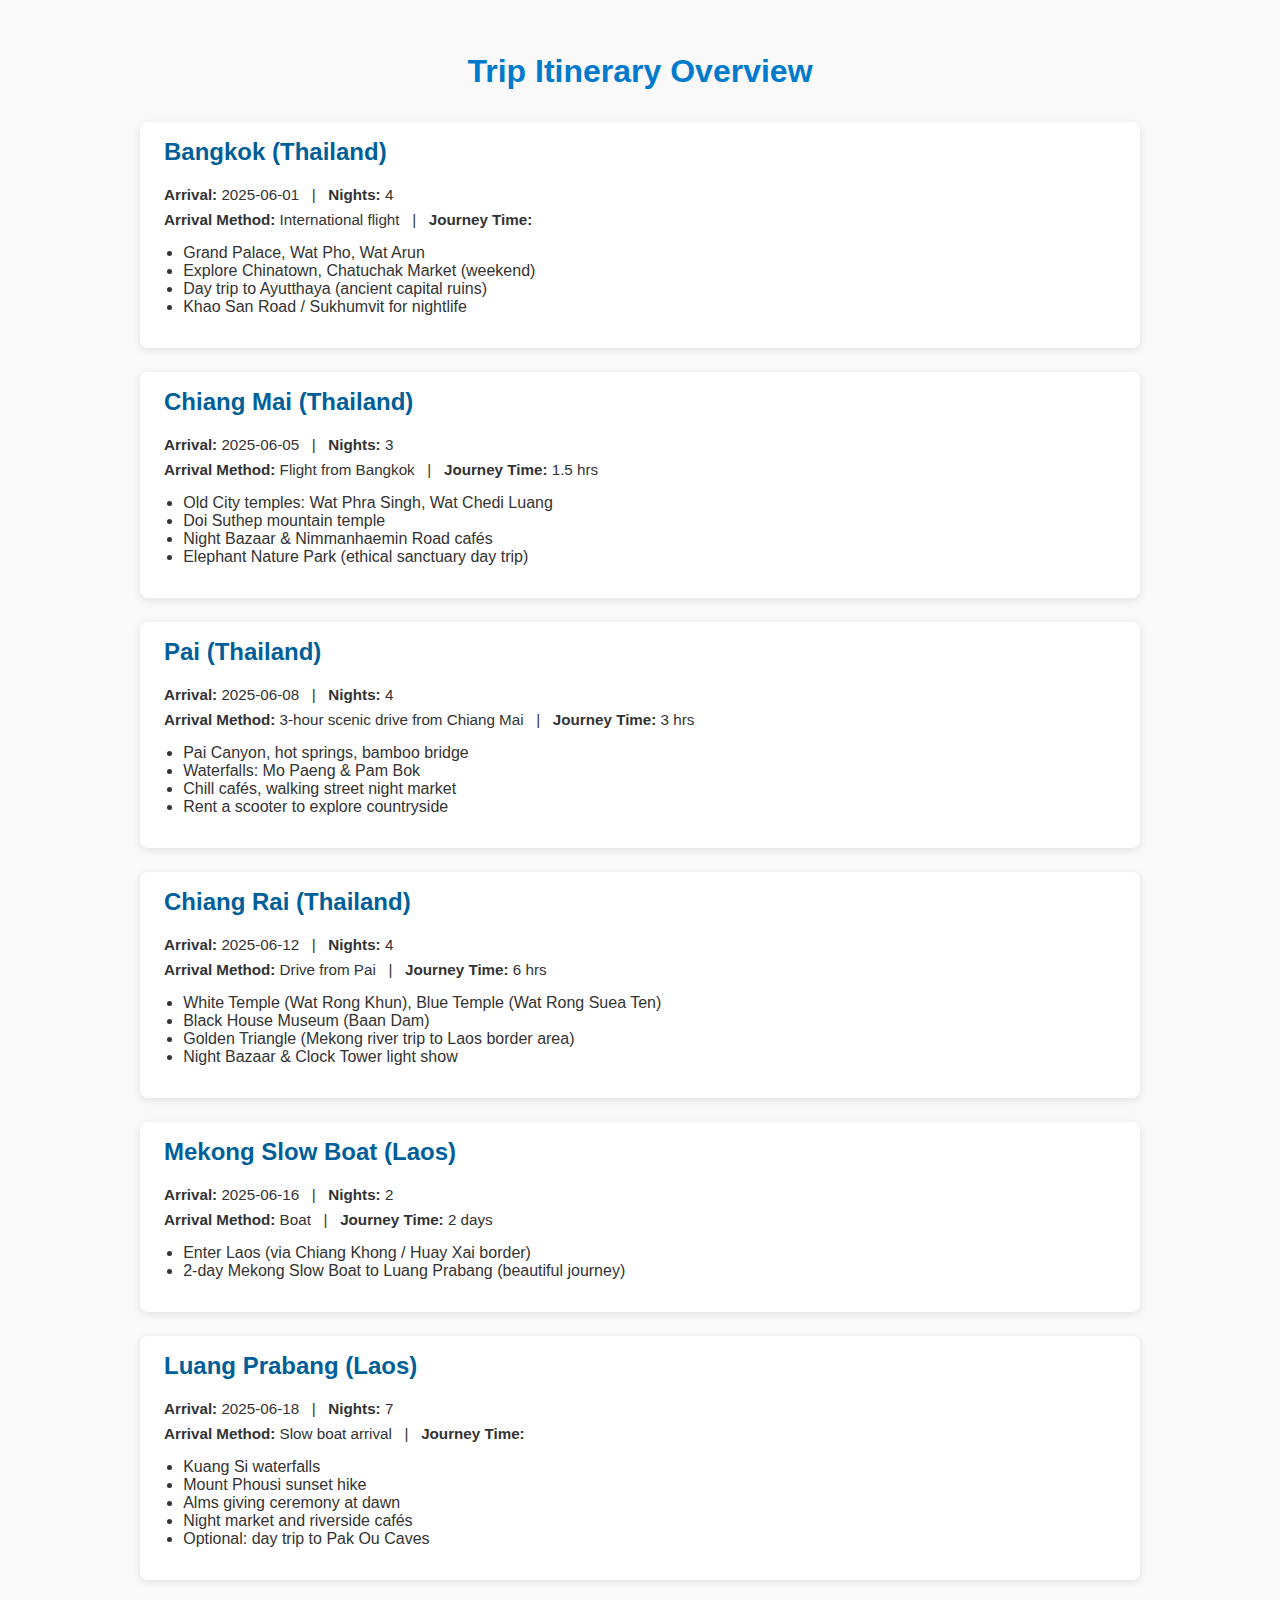
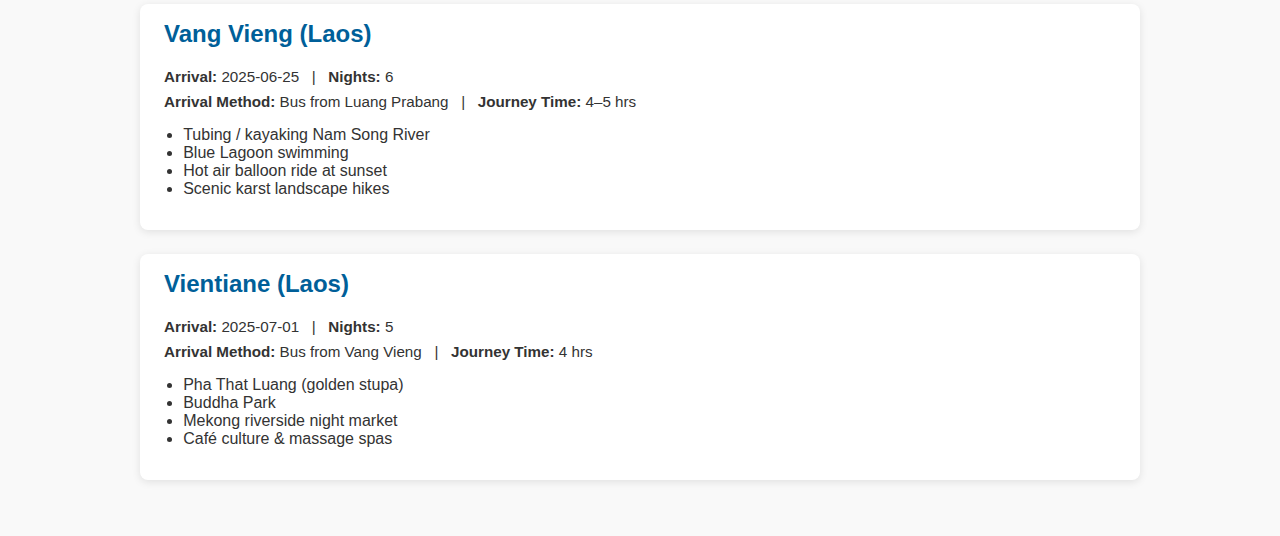
<file: smart-itinerary.html>
<!DOCTYPE html>
<html lang="en">
<head>
  <meta charset="UTF-8" />
  <meta name="viewport" content="width=device-width, initial-scale=1.0"/>
  <title>Smart Itinerary Viewer</title>
  <style>
    body {
      font-family: 'Segoe UI', Tahoma, Geneva, Verdana, sans-serif;
      background-color: #f9f9f9;
      color: #333;
      padding: 2rem;
      max-width: 1000px;
      margin: auto;
    }
    h1 {
      text-align: center;
      color: #007acc;
      margin-bottom: 2rem;
    }
    .entry {
      background: white;
      border-radius: 8px;
      box-shadow: 0 2px 8px rgba(0,0,0,0.1);
      padding: 1rem 1.5rem;
      margin-bottom: 1.5rem;
    }
    .entry h2 {
      margin-top: 0;
      color: #005f99;
    }
    .meta {
      font-size: 0.95rem;
      margin-bottom: 0.5rem;
    }
    ul {
      padding-left: 1.2rem;
    }
  </style>
</head>
<body>

<h1>Trip Itinerary Overview</h1>
<div id="itinerary-container">Loading itinerary...</div>

<script>
fetch('itinerary.json')
  .then(response => response.json())
  .then(data => {
    const container = document.getElementById('itinerary-container');
    container.innerHTML = "";
    data.forEach(entry => {
      const div = document.createElement('div');
      div.className = 'entry';
      div.innerHTML = `
        <h2>${entry.location} (${entry.country})</h2>
        <div class="meta"><strong>Arrival:</strong> ${entry.arrival_date} &nbsp; | &nbsp; 
                         <strong>Nights:</strong> ${entry.nights}</div>
        <div class="meta"><strong>Arrival Method:</strong> ${entry.arrival_method} &nbsp; | &nbsp; 
                         <strong>Journey Time:</strong> ${entry.journey_time}</div>
        <ul>
          ${entry.activities.map(act => `<li>${act}</li>`).join('')}
        </ul>
      `;
      container.appendChild(div);
    });
  })
  .catch(err => {
    document.getElementById('itinerary-container').textContent = 'Failed to load itinerary.';
    console.error(err);
  });
</script>

</body>
</html>
</file>
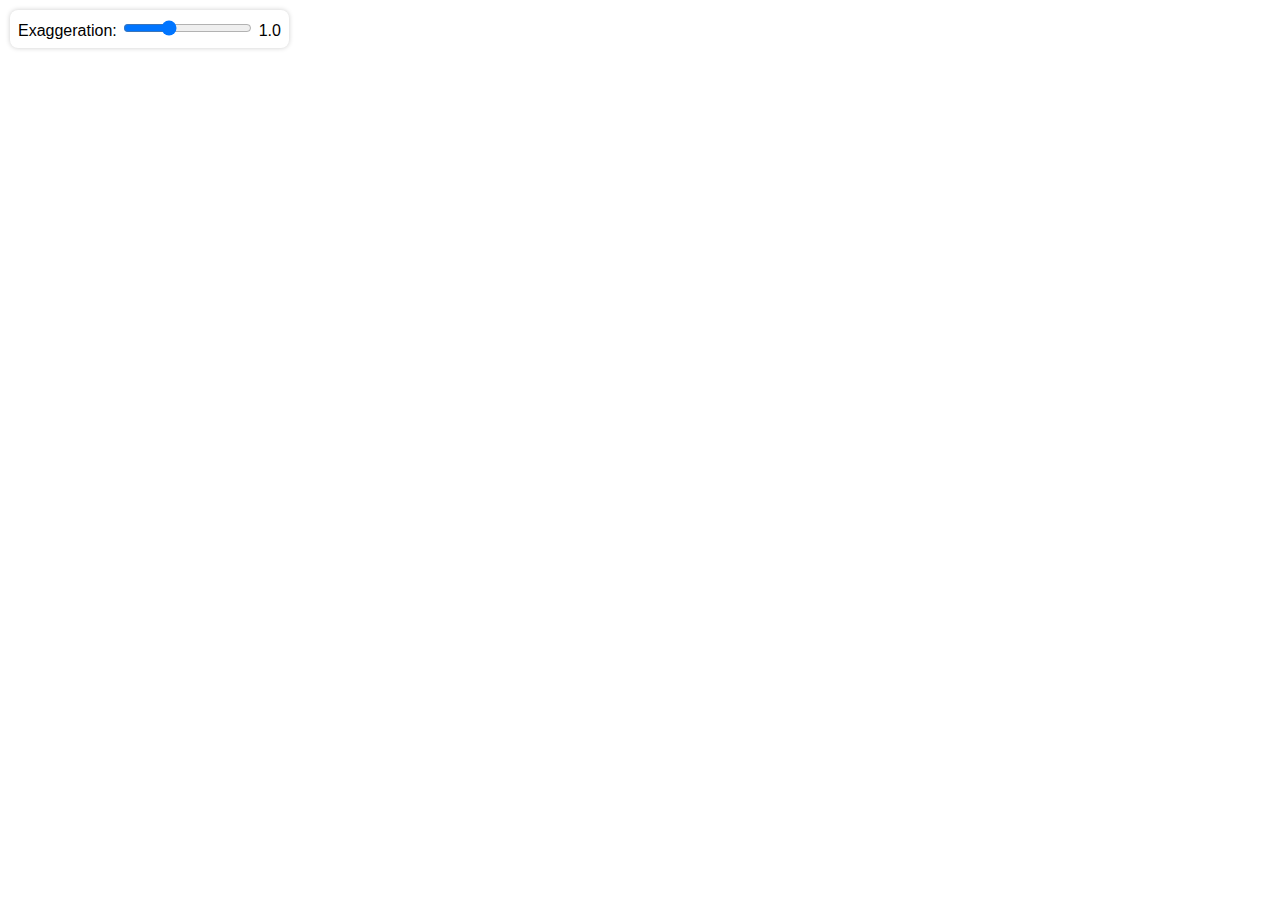
<file: terrain.html>
<!DOCTYPE html>
<html lang="en">
<head>
  <meta charset="UTF-8" />
  <meta name="viewport" content="width=device-width, initial-scale=1.0" />
  <title>3D Terrain View</title>
  <link rel="icon" href="https://img.icons8.com/?size=100&id=AojTOk8jMESD&format=png&color=000000" />
  <link href="https://api.mapbox.com/mapbox-gl-js/v2.15.0/mapbox-gl.css" rel="stylesheet" />
  <style>
    body, html { margin: 0; padding: 0; height: 100%; }
    #map { width: 100%; height: 100%; }
    .terrain-controls {
      position: absolute;
      top: 10px;
      left: 10px;
      background: white;
      padding: 8px;
      border-radius: 8px;
      box-shadow: 0 0 5px rgba(0,0,0,0.2);
      font-family: sans-serif;
    }
  </style>
</head>
<body>
  <div id="map"></div>
  <div class="terrain-controls">
    <label for="exaggeration">Exaggeration:</label>
    <input type="range" id="exaggeration" min="0" max="3" step="0.1" value="1">
    <span id="exaggeration-value">1.0</span>
  </div>
  <script src="https://api.mapbox.com/mapbox-gl-js/v2.15.0/mapbox-gl.js"></script>
  <script src="js/config.js"></script>
  <script src="js/terrain-map.js"></script>
</body>
</html>
</file>
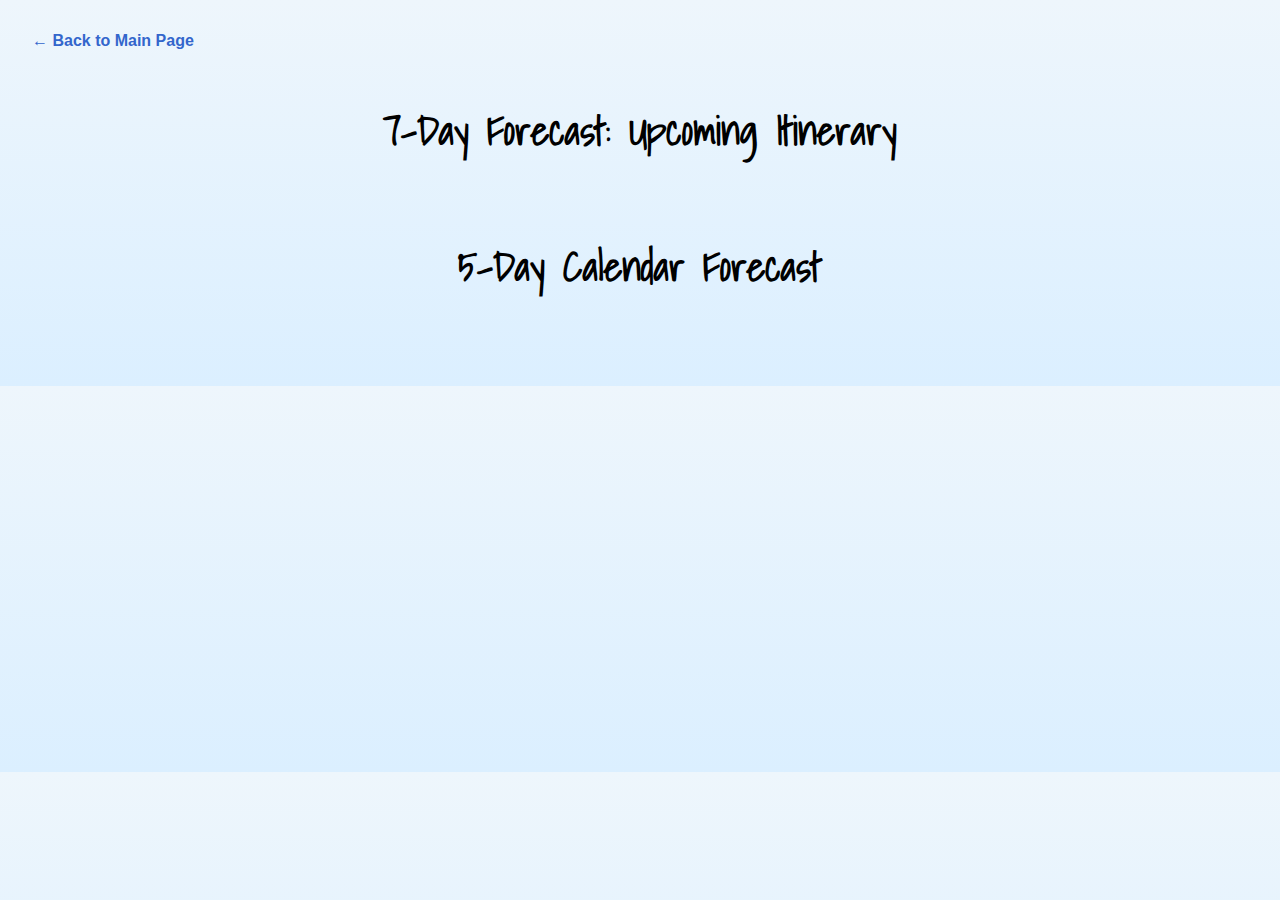
<file: weather.html>
<!DOCTYPE html>
<html lang="en">
<head>
  <meta charset="UTF-8" />
  <title>Weather Forecast</title>
  <link href="https://fonts.googleapis.com/css2?family=Shadows+Into+Light&display=swap" rel="stylesheet">
  <meta name="viewport" content="width=device-width, initial-scale=1.0" />
  <link rel="icon" href="https://img.icons8.com/?size=100&id=AojTOk8jMESD&format=png&color=000000" />
  <script src="js/config.js"></script>
  <script src="js/weather.js"></script>

  <style>
    body {
      font-family: 'Inter', sans-serif;
      background: linear-gradient(to bottom, #eef6fc, #dbefff);
      margin: 0;
      padding: 1rem;
    }

    .timeline-title {
      font-family: 'Shadows Into Light', cursive;
      font-size: 2.5rem;
      text-align: center;
      margin-top: 2rem;
      margin-bottom: 1.5rem;
    }

    a.back-link {
      color: #3366cc;
      text-decoration: none;
      font-weight: bold;
      display: inline-block;
      margin-bottom: 1rem;
    }

    table {
      width: 100%;
      border-collapse: collapse;
      margin-bottom: 3rem;
      font-size: 0.95rem;
    }

    th, td {
      padding: 0.75rem;
      text-align: center;
    }

    thead {
      background-color: #d0e9ff;
    }

    tbody tr:nth-child(even) {
      background-color: #f7fbff;
    }

    .weather-icon {
      width: 32px;
      height: 32px;
      vertical-align: middle;
    }

    .forecast-detail {
      font-size: 0.85rem;
      color: #555;
    }

    .today-row {
      background-color: #fffbe6 !important;
    }
  </style>
</head>
<body>
  <div style="margin: 1rem;">
    <a href="index.html" class="back-link">← Back to Main Page</a>
  </div>

  <h2 class="timeline-title">7-Day Forecast: Upcoming Itinerary</h2>
  <table id="weatherGridTable">
    <!-- Filled by JS -->
  </table>

  <h2 class="timeline-title">5-Day Calendar Forecast</h2>
  <table id="calendarGridTable">
    <!-- Filled by JS -->
  </table>

  <script>
    loadItineraryWeatherTable();
    loadCalendarWeatherTable();
  </script>
</body>
</html>
</file>
